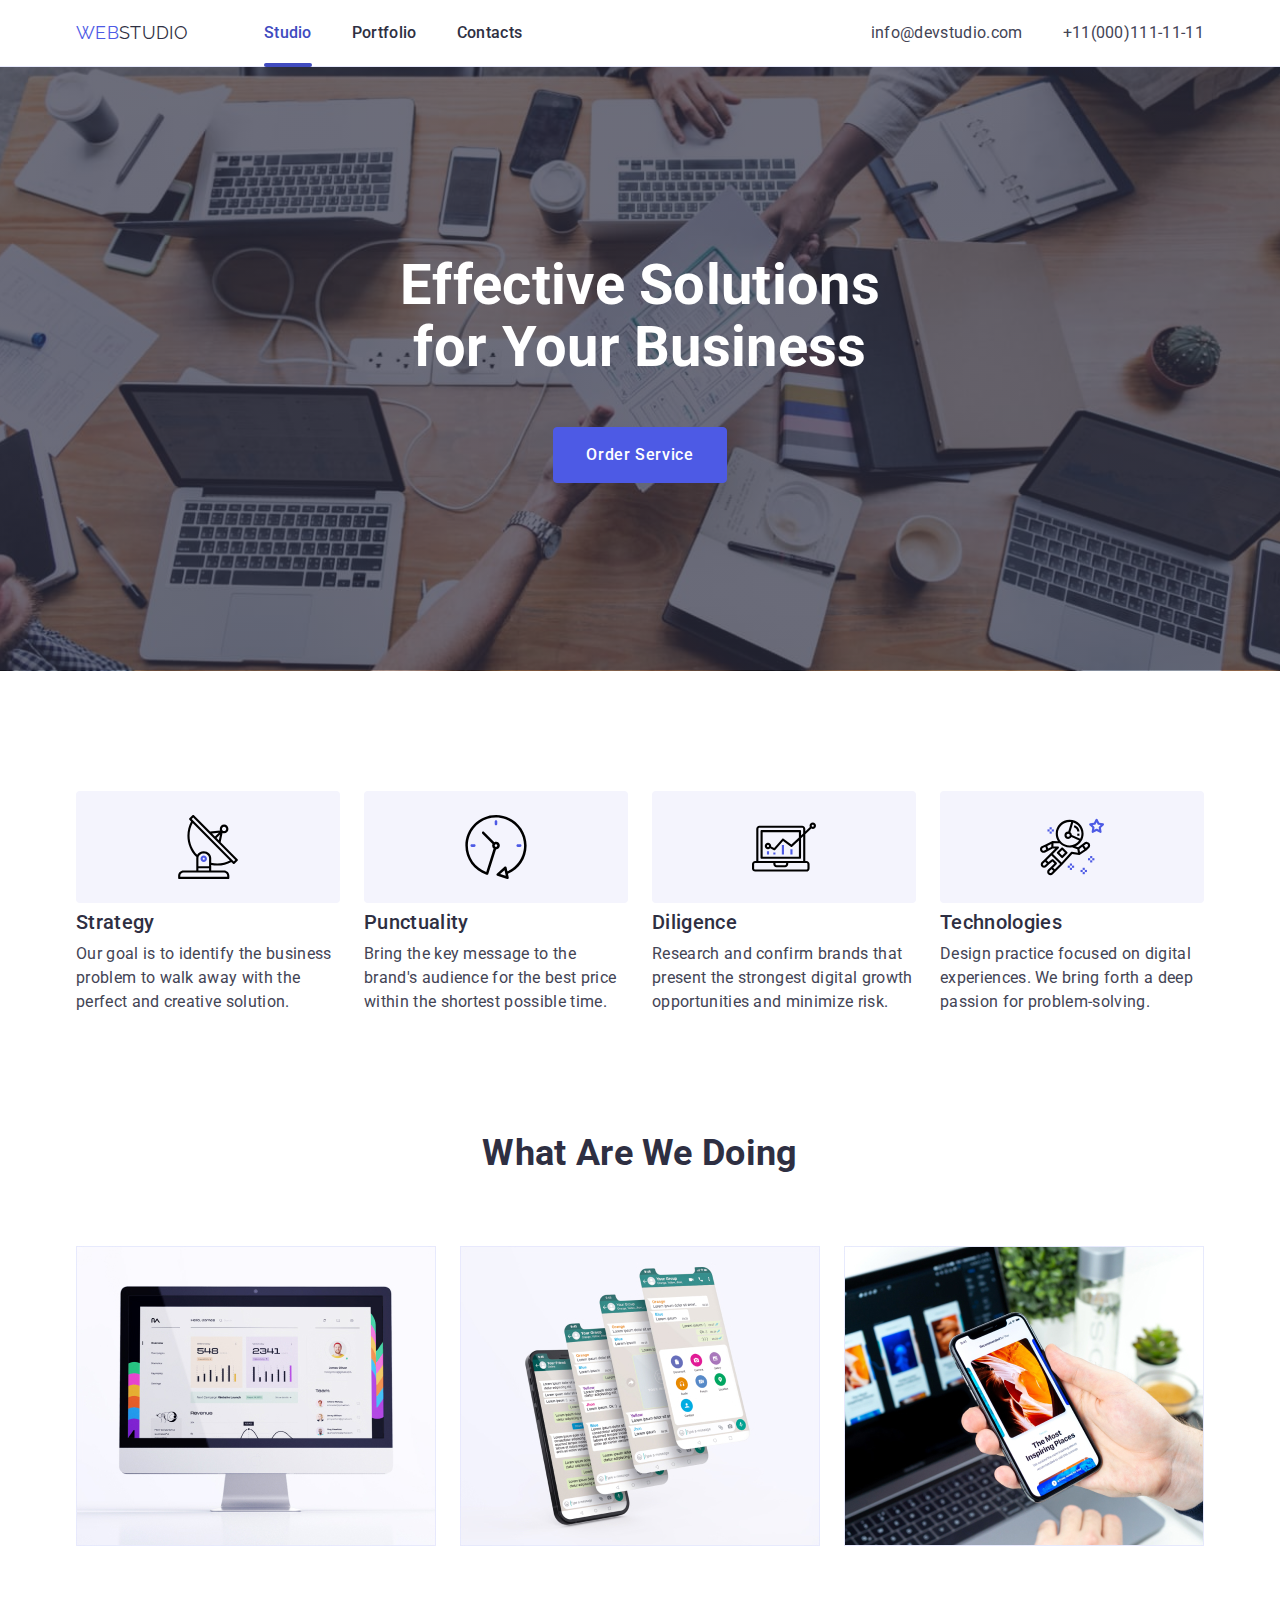
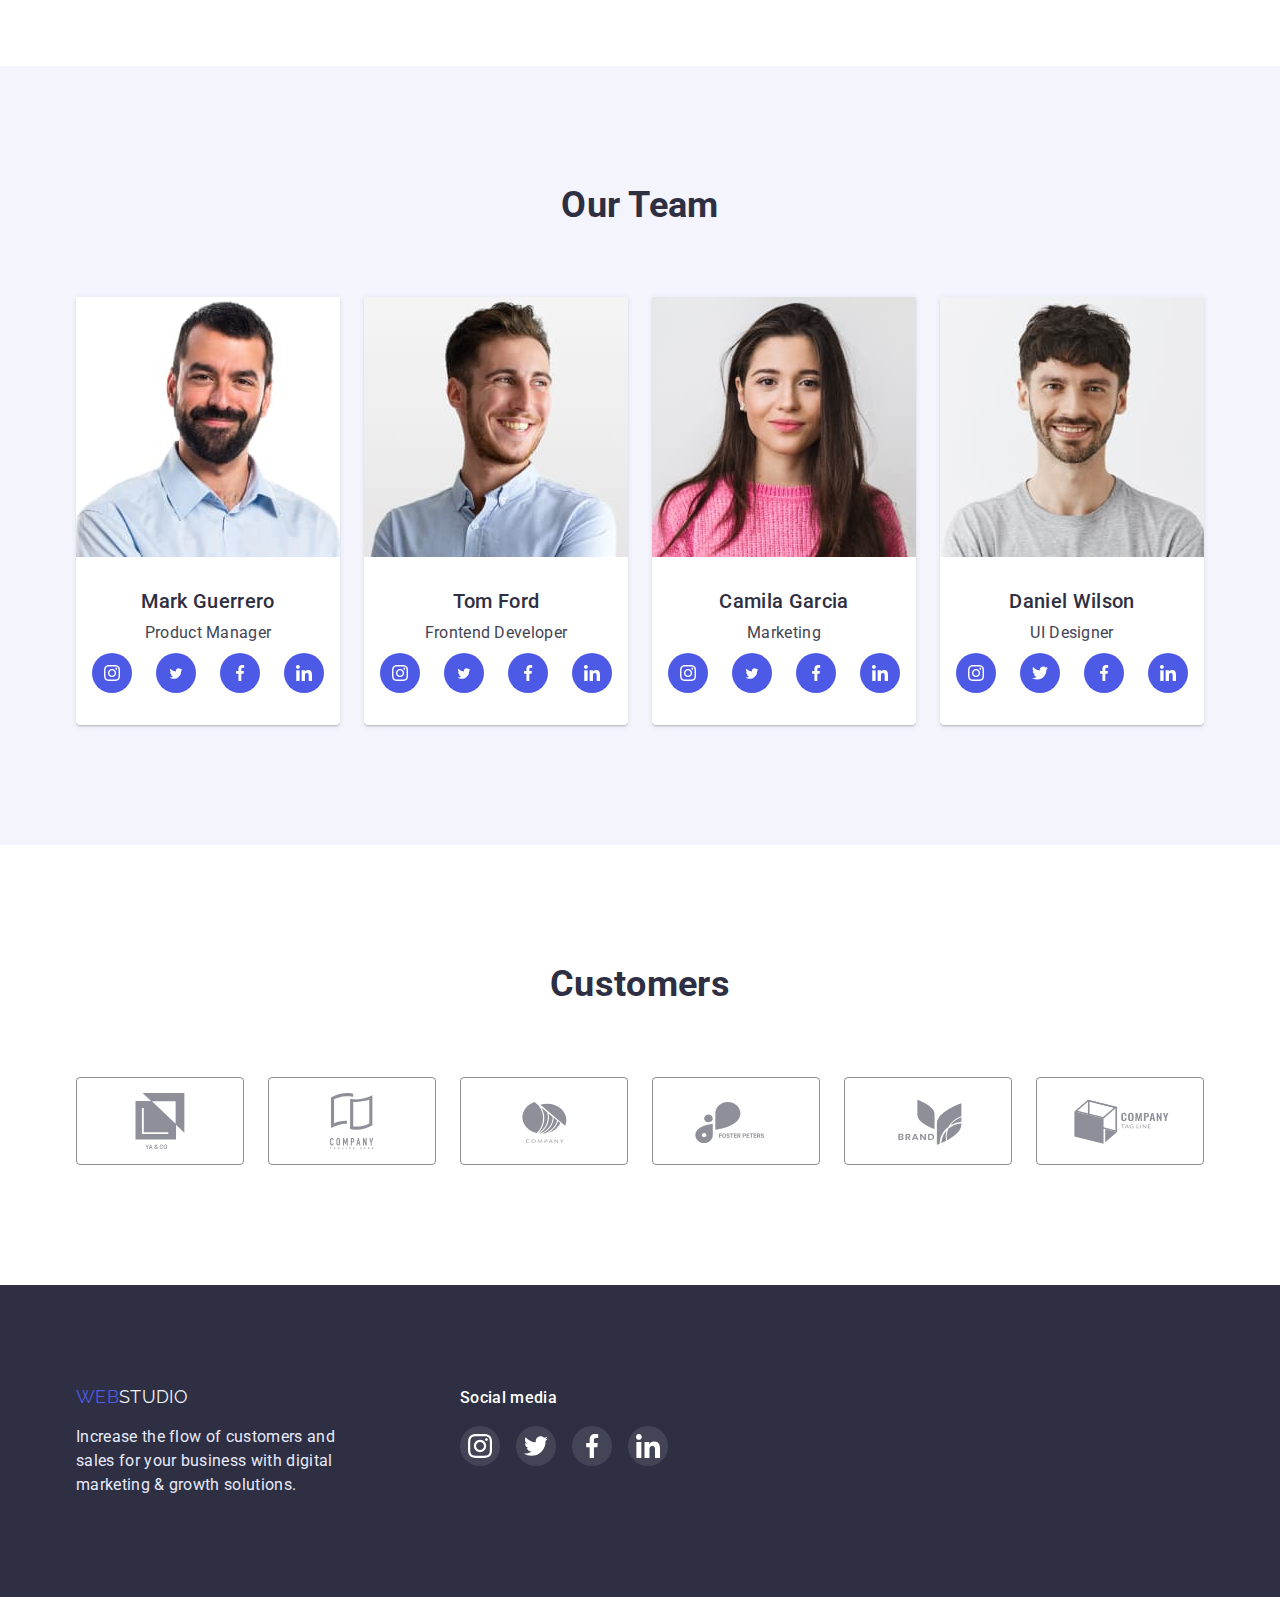
<file: index.html>
<!DOCTYPE html>
<html lang="en">

<head>
    <meta charset="UTF-8">
    <meta http-equiv="X-UA-Compatible" content="IE=edge">
    <meta name="viewport" content="width=device-width, initial-scale=1.0">
    <title>Effective Solutions for Your Business - WEBSTUDIO</title>
    <link rel="preconnect" href="https://fonts.googleapis.com">
    <link rel="preconnect" href="https://fonts.gstatic.com" crossorigin>
    <link
        href="https://fonts.googleapis.com/css2?family=Raleway:wght@800&family=Roboto:wght@400;500;700;900&display=swap"
        rel="stylesheet">
    <link rel="stylesheet"
        href="https://cdnjs.cloudflare.com/ajax/libs/modern-normalize/1.1.0/modern-normalize.min.css">
    <link rel="stylesheet" href="./css/styles.css">
</head>

<body>
    <!-- Top Line section -->
    <header class="header">
        <div class="container">
            <nav class="page-nav">
                <a href="./index.html" class="logo header"><span class="logo-web">WEB</span><span
                        class="logo-studio">STUDIO</span></a>
                <ul class="menu-nav list">
                    <li class="item"><a href="./index.html" class="nav active link">Studio</a></li>
                    <li class="item"><a href="./portfolio.html" class="nav link">Portfolio</a></li>
                    <li class="item"><a href="#contacts" class="nav link">Contacts</a></li>
                </ul>
            </nav>
            <address class="contacts">
                <ul class="contacts-nav">
                    <li class="item"><a href="mailto:info@devstudio.com" class="address link">info@devstudio.com</a>
                    </li>
                    <li class="item"><a href="tel:+110001111111" class="address link">+11(000)111-11-11</a></li>
                </ul>
            </address>
        </div>
    </header>

    <main>
        <!-- HERO IMAGE SECTION  -->
        <section class="hero-img">
            <div class="container">
                <h1 class="hero-msg">Effective Solutions for Your Business</h1>
                <button class="hero-btn" type="button" data-modal-open>Order Service</button>
            </div>
        </section>

        <!-- FEATURES SECTION SECTION -->
        <section class="section">
            <div class="container">
                <!-- Hidden header -->
                <h2 class="hidden">Features</h2>
                <!-- Features container -->
                <ul class="features-list list">
                    <!-- Feature1 content -->
                    <li class="feature-item">
                        <div class="feature-icn-box">
                            <svg class="feature-icn" width="64" height="64">
                                <use href="./img/symbol-defs.svg#icon-feature1-icn"></use>
                            </svg>
                        </div>
                        <h3 class="feature-title">Strategy</h3>
                        <p class="feature-content">Our goal is to identify the business problem to walk away with the
                            perfect and creative solution.</p>
                    </li>

                    <!-- Feature2 content -->
                    <li class="feature-item">
                        <div class="feature-icn-box">
                            <svg class="feature-icn" width="64" height="64">
                                <use href="./img/symbol-defs.svg#icon-feature2-icn"></use>
                            </svg>
                        </div>
                        <h3 class="feature-title">Punctuality</h3>
                        <p class="feature-content">Bring the key message to the brand's audience for the best price
                            within the shortest possible time.</p>
                    </li>

                    <!-- Feature3 content -->
                    <li class="feature-item">
                        <div class="feature-icn-box">
                            <svg class="feature-icn" width="64" height="64">
                                <use href="./img/symbol-defs.svg#icon-feature3-icn"></use>
                            </svg>
                        </div>
                        <h3 class="feature-title">Diligence</h3>
                        <p class="feature-content">Research and confirm brands that present the strongest digital growth
                            opportunities and minimize risk.</p>
                    </li>

                    <!-- Feature4 content -->
                    <li class="feature-item">
                        <div class="feature-icn-box">
                            <svg class="feature-icn" width="64" height="64">
                                <use href="./img/symbol-defs.svg#icon-feature4-icn"></use>
                            </svg>
                        </div>
                        <h3 class="feature-title">Technologies</h3>
                        <p class="feature-content">Design practice focused on digital experiences. We bring forth a deep
                            passion for problem-solving.</p>
                    </li>
                </ul>
            </div>
        </section>
        <!-- ----------------WHAT ARE WE DOING------------  -->
        <section class="section information">
            <div class="container">
                <h2 class="title">What Are We Doing</h2>
                <ul class="information-list list">
                    <li class="information-item">
                        <img class="information-img" src="./img/img1.jpg" alt="Computer monitor" width="360"
                            height="300">
                    </li>

                    <li class="information-item">
                        <img class="information-img" src="./img/img2.jpg" alt="Cell phone with three alt screens"
                            width="360" height="300">
                    </li>

                    <li class="information-item">
                        <img class="information-img" src="./img/img3.jpg"
                            alt="Cell phone in a hand on the laptop background" width="360" height="300">
                    </li>
                </ul>
            </div>
        </section>
        <!-- -------------------OUR TEAM SECTION------------------------- -->
        <section class="team">
            <div class="container">
                <h2 class="title">Our Team</h2>
                <!-- Section3 container  -->
                <ul class="team-list">
                    <li class="team-item">
                        <img class="teamplayers" src="./img/photo1.jpg" alt="Product Manager photo" width="264"
                            height="260">
                        <div class="team-items">
                            <h3 class="teamplayers-name">Mark Guerrero</h3>
                            <p class="teamplayers-position">Product Manager</p>
                            <ul class="media-icns">
                                <li class="media-item">
                                    <a href="#" class="team-media insta-icn">
                                        <svg class="media-icon" width="16" height="16">
                                            <use href="./img/symbol-defs.svg#icon-insta-icn"></use>
                                        </svg></a>
                                </li>
                                <li class="media-item">
                                    <a href="#" class="team-media tw-icon">
                                        <svg class="media-icon" width="16" height="13">
                                            <use href="./img/symbol-defs.svg#icon-twitter-icn"></use>
                                        </svg>
                                    </a>
                                </li>
                                <li class="media-item">
                                    <a href="#" class="team-media fb-icon">
                                        <svg class="media-icon" width="16" height="16">
                                            <use href="./img/symbol-defs.svg#icon-facebook-icn"></use>
                                        </svg>
                                    </a>
                                </li>
                                <li class="media-item">
                                    <a href="#" class="team-media lkd-icon">
                                        <svg class="media-icon" width="16" height="16">
                                            <use href="./img/symbol-defs.svg#icon-linkedin-icn"></use>
                                        </svg>
                                    </a>
                                </li>
                            </ul>
                        </div>
                    </li>
                    <li class="team-item">
                        <img class="teamplayers" src="./img/photo2.jpg" alt="Frontend Developer photo" width="264"
                            height="260">
                        <div class="team-items">
                            <h3 class="teamplayers-name">Tom Ford</h3>
                            <p class="teamplayers-position">Frontend Developer</p>
                            <ul class="media-icns">
                                <li class="media-item">
                                    <a href="#" class="team-media insta-icn">
                                        <svg class="media-icon" width="16" height="16">
                                            <use href="./img/symbol-defs.svg#icon-insta-icn"></use>
                                        </svg></a>
                                </li>
                                <li class="media-item">
                                    <a href="#" class="team-media tw-icon">
                                        <svg class="media-icon" width="16" height="13">
                                            <use href="./img/symbol-defs.svg#icon-twitter-icn"></use>
                                        </svg>
                                    </a>
                                </li>
                                <li class="media-item">
                                    <a href="#" class="team-media fb-icon">
                                        <svg class="media-icon" width="16" height="16">
                                            <use href="./img/symbol-defs.svg#icon-facebook-icn"></use>
                                        </svg>
                                    </a>
                                </li>
                                <li class="media-item">
                                    <a href="#" class="team-media lkd-icon">
                                        <svg class="media-icon" width="16" height="16">
                                            <use href="./img/symbol-defs.svg#icon-linkedin-icn"></use>
                                        </svg>
                                    </a>
                                </li>
                            </ul>
                        </div>
                    </li>
                    <li class="team-item">
                        <img class="teamplayers" src="./img/photo3.jpg" alt="Marketing photo" width="264" height="260">
                        <div class="team-items">
                            <h3 class="teamplayers-name">Camila Garcia</h3>
                            <p class="teamplayers-position">Marketing</p>
                            <ul class="media-icns">
                                <li class="media-item">
                                    <a href="#" class="team-media insta-icn">
                                        <svg class="media-icon" width="16" height="16">
                                            <use href="./img/symbol-defs.svg#icon-insta-icn"></use>
                                        </svg></a>
                                </li>
                                <li class="media-item">
                                    <a href="#" class="team-media tw-icon">
                                        <svg class="media-icon" width="16" height="13">
                                            <use href="./img/symbol-defs.svg#icon-twitter-icn"></use>
                                        </svg>
                                    </a>
                                </li>
                                <li class="media-item">
                                    <a href="#" class="team-media fb-icon">
                                        <svg class="media-icon" width="16" height="16">
                                            <use href="./img/symbol-defs.svg#icon-facebook-icn"></use>
                                        </svg>
                                    </a>
                                </li>
                                <li class="media-item">
                                    <a href="#" class="team-media lkd-icon">
                                        <svg class="media-icon" width="16" height="16">
                                            <use href="./img/symbol-defs.svg#icon-linkedin-icn"></use>
                                        </svg>
                                    </a>
                                </li>
                            </ul>
                        </div>
                    </li>
                    <li class="team-item">
                        <img class="teamplayers last" src="./img/photo4.jpg" alt="UI Designer photo" width="264"
                            height="260">
                        <div class="team-items">
                            <h3 class="teamplayers-name">Daniel Wilson</h3>
                            <p class="teamplayers-position">UI Designer</p>
                            <ul class="media-icns">
                                <li class="media-item">
                                    <a href="#" class="team-media insta-icn">
                                        <svg class="media-icon" width="16" height="16">
                                            <use href="./img/symbol-defs.svg#icon-insta-icn"></use>
                                        </svg></a>
                                </li>
                                <li class="media-item">
                                    <a href="#" class="team-media tw-icon">
                                        <svg class="media-icon" width="16" height="16">
                                            <use href="./img/symbol-defs.svg#icon-twitter-icn"></use>
                                        </svg>
                                    </a>
                                </li>
                                <li class="media-item">
                                    <a href="#" class="team-media fb-icon">
                                        <svg class="media-icon" width="16" height="16">
                                            <use href="./img/symbol-defs.svg#icon-facebook-icn"></use>
                                        </svg>
                                    </a>
                                </li>
                                <li class="media-item">
                                    <a href="#" class="team-media lkd-icon">
                                        <svg class="media-icon" width="16" height="16">
                                            <use href="./img/symbol-defs.svg#icon-linkedin-icn"></use>
                                        </svg>
                                    </a>
                                </li>
                            </ul>
                        </div>
                    </li>
                </ul>
            </div>
        </section>
        <!-- ------------------CUSTOMERS CONTAINER--------------- -->
        <section class="customers">
            <div class="container">
                <h2 class="title">Customers</h2>
                <ul class="customers-logos list">
                    <li class="customers-card">
                        <a href="#" class="customers-item">
                            <svg class="customers-icon" width="104" height="56">
                                <use href="./img/symbol-defs.svg#icon-logo1"></use>
                            </svg>
                        </a>
                    </li>
                    <li class="customers-card">
                        <a href="#" class="customers-item">
                            <svg class="customers-icon" width="104" height="56">
                                <use href="./img/symbol-defs.svg#icon-logo2"></use>
                            </svg>
                        </a>
                    </li>
                    <li class="customers-card">
                        <a href="#" class="customers-item">
                            <svg class="customers-icon" width="104" height="56">
                                <use href="./img/symbol-defs.svg#icon-logo3"></use>
                            </svg>
                        </a>
                    </li>
                    <li class="customers-card">
                        <a href="#" class="customers-item">
                            <svg class="customers-icon" width="104" height="56">
                                <use href="./img/symbol-defs.svg#icon-logo4"></use>
                            </svg>
                        </a>
                    </li>
                    <li class="customers-card">
                        <a href="#" class="customers-item">
                            <svg class="customers-icon" width="104" height="56">
                                <use href="./img/symbol-defs.svg#icon-logo5"></use>
                            </svg>
                        </a>
                    </li>
                    <li class="customers-card">
                        <a href="#" class="customers-item">
                            <svg class="customers-icon" width="104" height="56">
                                <use href="./img/symbol-defs.svg#icon-logo6"></use>
                            </svg>
                        </a>
                    </li>
                </ul>
            </div>
        </section>
    </main>
    <!-- Footer container  -->
    <footer class="footer">
        <div class="container footer-container">
            <div class="logo-box">
                <a href="./index.html" class="logo"><span class="logo-web">WEB</span><span
                        class="white-logo-studio">STUDIO</span></a>
                <p class="footer-content">Increase the flow of customers and sales for your business with
                    digital marketing & growth solutions.</p>
            </div>
            <div class="footer-media-box">
                <p class="footer-media-header">Social media</p>
                <ul class="footer-media-icns">
                    <li class="footer-item">
                        <a href="#" class="footer-media insta-icn">
                            <svg class="footer-icon" width="24" height="24">
                                <use href="./img/symbol-defs.svg#icon-insta-icn"></use>
                            </svg>
                        </a>
                    </li>
                    <li class="footer-item">
                        <a href="#" class="footer-media tw-icon">
                            <svg class="media-icon" width="24" height="24">
                                <use href="./img/symbol-defs.svg#icon-twitter-icn"></use>
                            </svg>
                        </a>
                    </li>
                    <li class="footer-item">
                        <a href="#" class="footer-media fb-icon">
                            <svg class="media-icon" width="24" height="24">
                                <use href="./img/symbol-defs.svg#icon-facebook-icn"></use>
                            </svg>
                        </a>
                    </li>
                    <li class="footer-item">
                        <a href="#" class="footer-media lkd-icon">
                            <svg class="media-icon" width="24" height="24">
                                <use href="./img/symbol-defs.svg#icon-linkedin-icn"></use>
                            </svg>
                        </a>
                    </li>
                </ul>
            </div>
        </div>
    </footer>
    <div class="backdrop is-hidden" data-modal>
        <div class="modal">
            <button class="modal-close" type="button" data-modal-close>
                <svg class="svg-button" width="8" height="8">
                    <use href="./img/symbol-defs.svg#icon-close"></use>
                </svg>
            </button>
        </div>
    </div>
    <script src="./js/hero-modal.js"></script>
</body>

</html>
</file>
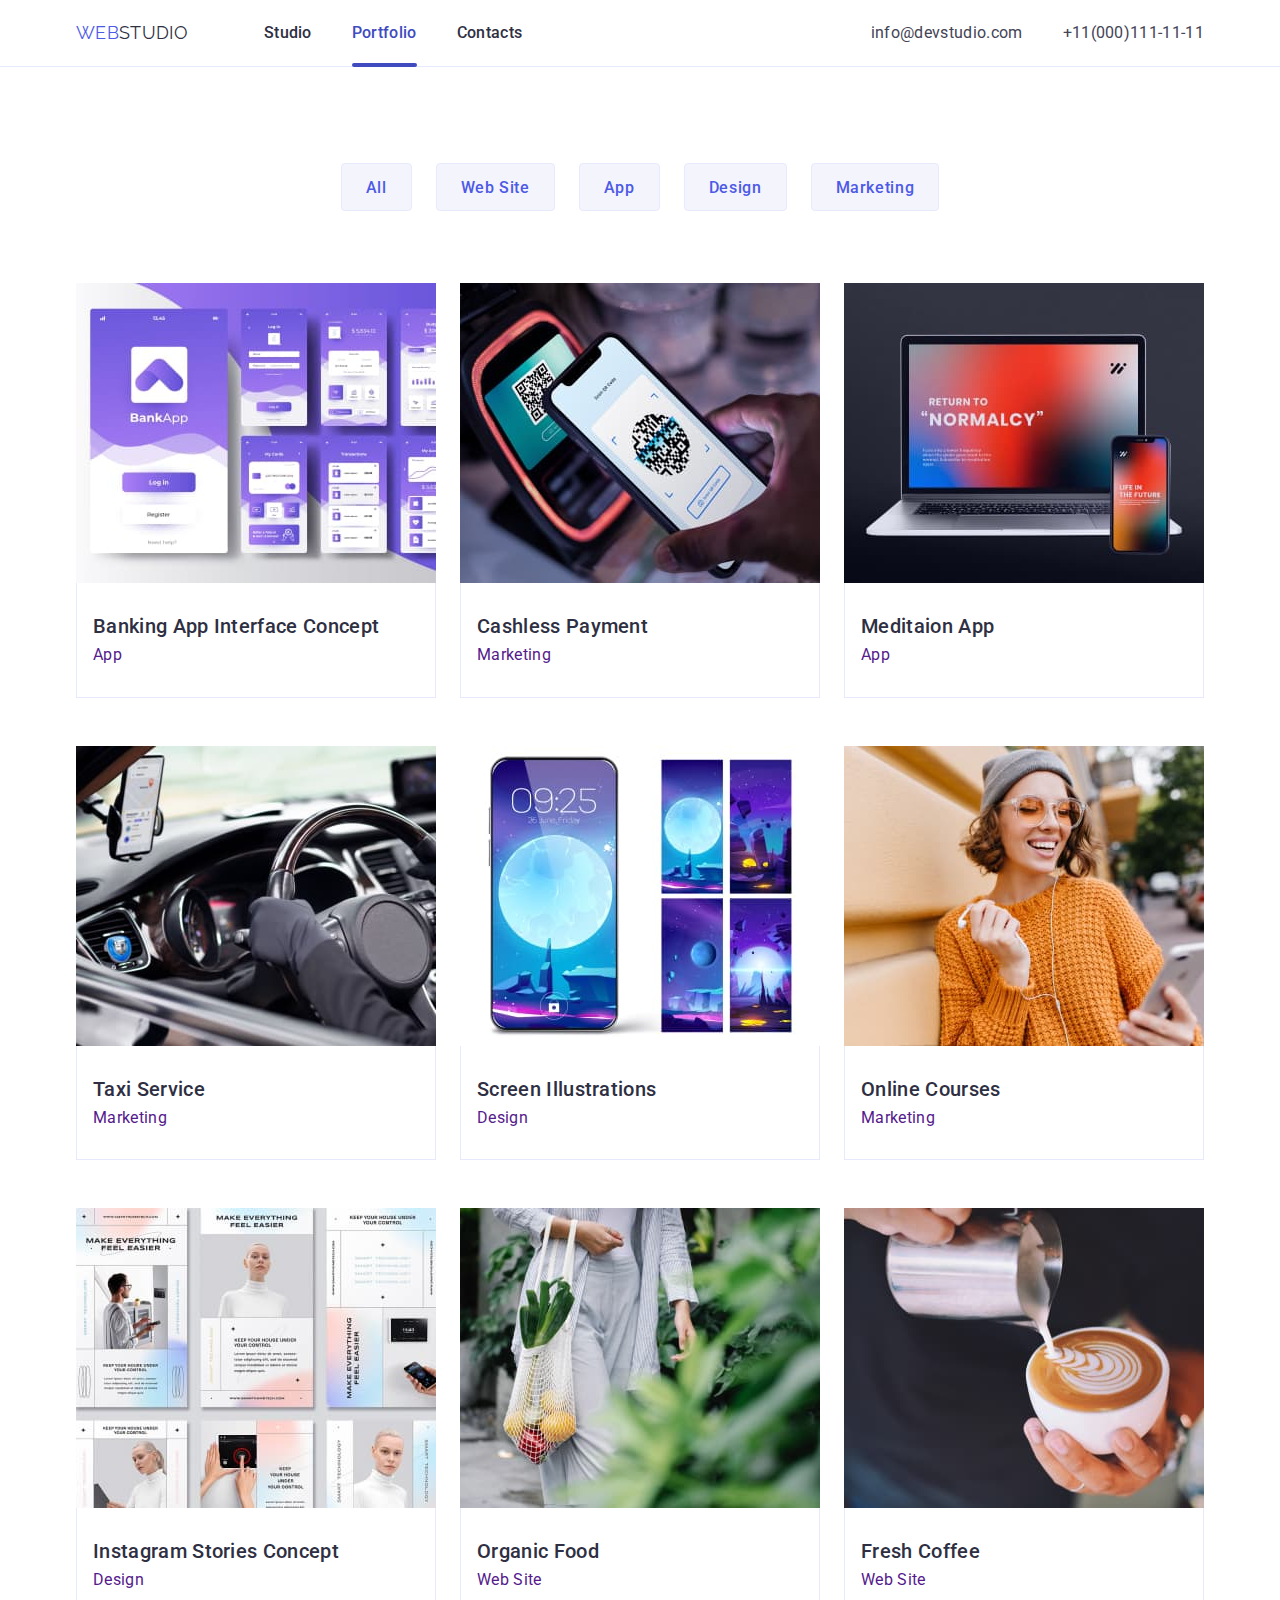
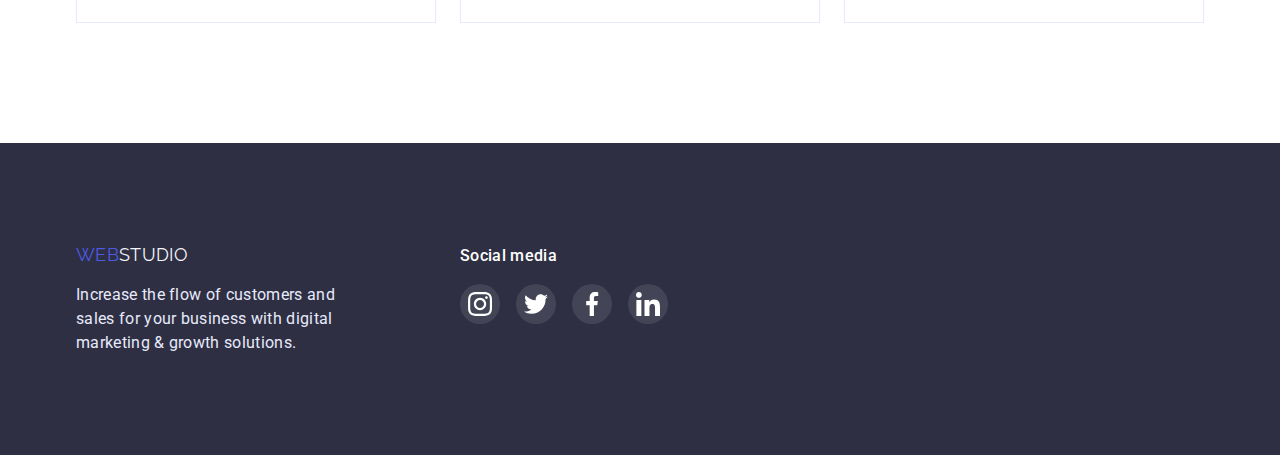
<file: portfolio.html>
<!DOCTYPE html>
<html lang="en">

<head>
    <meta charset="UTF-8">
    <meta http-equiv="X-UA-Compatible" content="IE=edge">
    <meta name="viewport" content="width=device-width, initial-scale=1.0">
    <title>Effective Solutions for Your Business - Portfolio</title>
    <link rel="preconnect" href="https://fonts.googleapis.com">
    <link rel="preconnect" href="https://fonts.gstatic.com" crossorigin>
    <link
        href="https://fonts.googleapis.com/css2?family=Raleway:wght@800&family=Roboto:wght@400;500;700;900&display=swap"
        rel="stylesheet">
    <link rel="stylesheet"
        href="https://cdnjs.cloudflare.com/ajax/libs/modern-normalize/1.1.0/modern-normalize.min.css">
    <link rel="stylesheet" href="./css/styles.css">
</head>

<body>
    <!-- Top Line section -->
    <header class="header">
        <div class="container">
            <nav class="page-nav">
                <a href="./index.html" class="logo header"><span class="logo-web">WEB</span><span
                        class="logo-studio">STUDIO</span></a>
                <ul class="menu-nav list">
                    <li class="item"><a href="./index.html" class="nav link">Studio</a></li>
                    <li class="item"><a href="./portfolio.html" class="nav hover active link">Portfolio</a></li>
                    <li class="item"><a href="#contacts" class="nav hover link">Contacts</a></li>
                </ul>
            </nav>
            <address class="contacts">
                <ul class="contacts-nav">
                    <li class="item"><a href="mailto:info@devstudio.com" class="address link">info@devstudio.com</a>
                    </li>
                    <li class="item"><a href="tel:+110001111111" class="address link">+11(000)111-11-11</a></li>
                </ul>
            </address>
        </div>
    </header>
    <main>
        <!-- Filters container  -->
        <section class="portfolio">
            <div class="container">
                <!-- Hidden header -->
                <h1 class="hidden">Filters</h1>
                <ul class="filter-buttons">
                    <li><button type="button" class="filters active" aria-label="All">All</button></li>
                    <li><button type="button" class="filters" aria-label="Web Site">Web Site</button></li>
                    <li><button type="button" class="filters" aria-label="App">App</button></li>
                    <li><button type="button" class="filters" aria-label="Design">Design</button></li>
                    <li><button type="button" class="filters" aria-label="Marketing">Marketing</button></li>
                </ul>
                <h2 class="hidden">Project cards 1</h2>
                <ul class="rows list">
                    <!-- Card1 content -->
                    <li class="card-item">
                        <a class="portfolio-link link" href="">
                            <div class="portfolio-cardhover">
                                <img class="card-img" src="./img/img11.jpg" alt="BankApp mobile design" width="360">
                                <p class="portfolio-cardhover-text">14 Stylish and User-Friendly App Design Concepts ·
                                    Task
                                    Manager App · Calorie Tracker App · Exotic Fruit Ecommerce App ·
                                    Cloud Storage App</p>
                            </div>
                            <div class="card-box">
                                <h3 class="card-title">Banking App Interface Concept</h3>
                                <p class="card-text">App</p>
                            </div>
                        </a>
                    </li>
                    <li class="card-item">
                        <a class="portfolio-link link" href="">
                            <div class="portfolio-cardhover">
                                <img class="card-img" src="./img/img12.jpg" alt="Payment App img." width="360">
                                <p class="portfolio-cardhover-text">14 Stylish and User-Friendly App Design Concepts ·
                                    Task
                                    Manager App · Calorie Tracker App · Exotic Fruit Ecommerce App ·
                                    Cloud Storage App</p>
                            </div>
                            <div class="card-box">
                                <h3 class="card-title">Cashless Payment</h3>
                                <p class="card-text">Marketing</p>
                            </div>
                        </a>
                    </li>
                    <li class="card-item">
                        <a class="portfolio-link link" href="">
                            <div class="portfolio-cardhover">
                                <img class="card-img" src="./img/img13.jpg" alt="Meditation App img." width="360">
                                <p class="portfolio-cardhover-text">14 Stylish and User-Friendly App Design Concepts ·
                                    Task
                                    Manager App · Calorie Tracker App · Exotic Fruit Ecommerce App ·
                                    Cloud Storage App</p>
                            </div>
                            <div class="card-box">
                                <h3 class="card-title">Meditaion App</h3>
                                <p class="card-text">App</p>
                            </div>
                        </a>
                    </li>
                    <li class="card-item">
                        <a class="portfolio-link link" href="">
                            <div class="portfolio-cardhover">
                                <img class="card-img" src="./img/img21.jpg" alt="Taxi Service img." width="360">
                                <p class="portfolio-cardhover-text">14 Stylish and User-Friendly App Design Concepts ·
                                    Task
                                    Manager App · Calorie Tracker App · Exotic Fruit Ecommerce App ·
                                    Cloud Storage App</p>
                            </div>
                            <div class="card-box">
                                <h3 class="card-title">Taxi Service</h3>
                                <p class="card-text">Marketing</p>
                            </div>
                        </a>
                    </li>
                    <li class="card-item">
                        <a class="portfolio-link link" href="">
                            <div class="portfolio-cardhover">
                                <img class="card-img" src="./img/img22.jpg" alt="Phone screen img." width="360">
                                <p class="portfolio-cardhover-text">14 Stylish and User-Friendly App Design Concepts ·
                                    Task
                                    Manager App · Calorie Tracker App · Exotic Fruit Ecommerce App ·
                                    Cloud Storage App</p>
                            </div>
                            <div class="card-box">
                                <h3 class="card-title">Screen Illustrations</h3>
                                <p class="card-text">Design</p>
                            </div>
                        </a>
                    </li>
                    <li class="card-item">
                        <a class="portfolio-link link" href="">
                            <div class="portfolio-cardhover">
                                <img class="card-img" src="./img/img23.jpg" alt="Online Courses img." width="360">
                                <p class="portfolio-cardhover-text">14 Stylish and User-Friendly App Design Concepts ·
                                    Task
                                    Manager App · Calorie Tracker App · Exotic Fruit Ecommerce App ·
                                    Cloud Storage App</p>
                            </div>
                            <div class="card-box">
                                <h3 class="card-title">Online Courses</h3>
                                <p class="card-text">Marketing</p>
                            </div>
                        </a>
                    </li>
                    <li class="card-item">
                        <a class="portfolio-link link" href="">
                            <div class="portfolio-cardhover">
                                <img class="card-img" src="./img/img31.jpg" alt="Instagram Stories img." width="360">
                                <p class="portfolio-cardhover-text">14 Stylish and User-Friendly App Design Concepts ·
                                    Task
                                    Manager App · Calorie Tracker App · Exotic Fruit Ecommerce App ·
                                    Cloud Storage App</p>
                            </div>
                            <div class="card-box">
                                <h3 class="card-title">Instagram Stories Concept</h3>
                                <p class="card-text">Design</p>
                            </div>
                        </a>
                    </li>
                    <li class="card-item">
                        <a class="portfolio-link link" href="">
                            <div class="portfolio-cardhover">
                                <img class="card-img" src="./img/img32.jpg" alt="Organic Food img." width="360">
                                <p class="portfolio-cardhover-text">14 Stylish and User-Friendly App Design Concepts ·
                                    Task
                                    Manager App · Calorie Tracker App · Exotic Fruit Ecommerce App ·
                                    Cloud Storage App</p>
                            </div>
                            <div class="card-box">
                                <h3 class="card-title">Organic Food</h3>
                                <p class="card-text">Web Site</p>
                            </div>
                        </a>
                    </li>
                    <li class="card-item">
                        <a class="portfolio-link link" href="">
                            <div class="portfolio-cardhover">
                                <img class="card-img" src="./img/img33.jpg" alt="Fresh Coffee img." width="360">
                                <p class="portfolio-cardhover-text">14 Stylish and User-Friendly App Design Concepts ·
                                    Task
                                    Manager App · Calorie Tracker App · Exotic Fruit Ecommerce App ·
                                    Cloud Storage App</p>
                            </div>
                            <div class="card-box">
                                <h3 class="card-title">Fresh Coffee</h3>
                                <p class="card-text">Web Site</p>
                            </div>
                        </a>
                    </li>
                </ul>
            </div>
        </section>
    </main>
    <!-- Footer container  -->
    <footer class="footer">
        <div class="container footer-container">
            <div class="logo-box">
                <a href="./index.html" class="logo"><span class="logo-web">WEB</span><span
                        class="white-logo-studio">STUDIO</span></a>
                <p class="footer-content">Increase the flow of customers and sales for your business with
                    digital marketing & growth solutions.</p>
            </div>
            <div class="footer-media-box">
                <p class="footer-media-header">Social media</p>
                <ul class="footer-media-icns">
                    <li class="footer-item">
                        <a href="#" class="footer-media insta-icon">
                            <svg class="footer-icon" width="24" height="24">
                                <use href="./img/symbol-defs.svg#icon-insta-icn"></use>
                            </svg>
                        </a>
                    </li>
                    <li class="footer-item">
                        <a href="#" class="footer-media tw-icon">
                            <svg class="media-icon" width="24" height="24">
                                <use href="./img/symbol-defs.svg#icon-twitter-icn"></use>
                            </svg>
                        </a>
                    </li>
                    <li class="footer-item">
                        <a href="#" class="footer-media fb-icon">
                            <svg class="media-icon" width="24" height="24">
                                <use href="./img/symbol-defs.svg#icon-facebook-icn"></use>
                            </svg>
                        </a>
                    </li>
                    <li class="footer-item">
                        <a href="#" class="footer-media lkd-icon">
                            <svg class="media-icon" width="24" height="24">
                                <use href="./img/symbol-defs.svg#icon-linkedin-icn"></use>
                            </svg>
                        </a>
                    </li>
                </ul>
            </div>
        </div>
    </footer>
</body>

</html>
</file>
<file: css/styles.css>
:root {
  --primary-text-color: rdba(0, 0, 0, 0.8);
  /**Slate - Body Text */
  --text-color: #434455;
  /**Light Slate - Subtle Text */
  --helper-text-color: var(--helper-text-color);
  /**Navy Blue - Dark */
  --title-text-color: #2e2f42;
  /**Iris - Primary Brand  */
  --accent-text-color: #4d5ae5;
  /**Ocean - Pressed State*/
  --btn-active-color: #404bbf;
  /**Green - Success*/
  --success-color: #31ddaa;
  /**Cloud - Light*/
  --white-title-text-color: #f4f4fd;
  --white-background-color: #f4f4fd;
  /**Cornflower - Accent*/
  --white-text-color: #e7e9fc;
  /**White - White background */
  --primary-white-color: #ffffff;
  /**Navy Blue Modal - Modal overay*/
  --modal-overay-color: #2e2f42;
  /**Grey - Hero background*/
  --dark-background-color: #2e2f42;
  /**Dairy - Modal background */
  --modal-bg-color: #fcfcfc;

  --icons-fill-color: #fff;

  --grey-fill-color: #8e8f99;

  --btn-active-border-color: #9747ff;

  --svg-btn-fill: #000;

  --modal-button-bg-color: #e7e9fc;

  --primary-font-family: Roboto, sans-serif;
  --secondary-font-family: Raleway, sans-serif;
  --header1-font-size: 56px;
  --header2-font-size: 36px;
  --header3-font-size: 20px;
  --logo-font-size: 18px;
  --regular-font-size: 16px;
  --text-font-size: 14px;

  --text-font-weight: 400;
  --header3-font-weight: 500;
  --header1-font-weight: 700;

  --header1-line-height: 1.07;
  --header2-line-height: 1.11;
  --header3-line-height: 1.15;
  --text-line-height: 1.2;
  --footer-content-line-height: 1.5;
  --feature-widthtext-line-height: 1.5;
  --header-logo-line-height: 1.33;
  --footer-logo-line-height: 1.17;

  --page-width: 1440px;
  --content-width: 1188px;
  --feature-width: 264px;
  --filters-width: 586px;
  --footer-content-width: var(--feature-width);

  --footer-padding-gap: 156px;
  --padding-gap: 24px;
  --items-gap: 24px;
  --footer-media-gap: 16px;
  --hero-container-gap: 188px;
  --hero-bg: rgba(46, 47, 66, 0.7);
  --card-shadow: 2px 0px 2px rgba(0, 0, 0, 0.12),
    1px 0px 2px rgba(0, 0, 0, 0.08), 1px 0px 3px rgba(0, 0, 0, 0.1);
}

html {
  box-sizing: border-box;
  height: 100%;
}

*,
*::before,
*::after {
  box-sizing: inherit;
}

.centred {
  text-align: center;
}

/** hide lists dots */
.list {
  padding: 0px;
  margin: 0px;
  list-style: none;
}

/** Reset internal indents */
ul {
  padding: 0px;
  list-style: none;
}

/** Reset external indents-widthdents */
h1,
h2,
h3,
h4,
p,
ul {
  margin: 0;
}

/** Reset extra spases around imgs and set max-wudth */
img {
  display: block;
  max-width: 100%;
}

button {
  cursor: pointer;
  font: inherit;
}

/** Link decorations */
a.active.link {
  text-decoration: none;
  color: var(--btn-active-color);
}

a.active.link:hover {
  color: var(--btn-active-color);
  transition: color 250ms cubic-bezier(0.4, 0, 0.2, 1);
}

/** Hidden header styles*/
.hidden {
  position: absolute;
  width: 1px;
  height: 1px;
  margin: -1px;
  border: 0px;
  padding: 0px;
  white-space: nowrap;
  clip-path: inset(100%);
  clip: rect(0 0 0 0);
  overflow: hidden;
}

/** .body-container.main */
body {
  background-color: var(--primary-white-color);
  color: var(--text-color);
  font-family: var(--primary-font-family), sans-serif;
  letter-spacing: 0.02em;
}

/** Container */
.container {
  width: 1158px;
  padding: 0 15px;
  margin: 0 auto;
}

/**-------------MAIN PAGE--------------*/
/**--------TOP LINE SECTION-------*/
header {
  border-bottom: 1px solid var(--white-text-color);
}

.header .container {
  display: flex;
  justify-content: space-between;
}

.page-nav {
  display: flex;
  align-items: center;
}

.logo {
  font-family: var(--secondary-font-family);
  font-size: var(--logo-font-size);
  line-height: var(--header-logo-line-height);
  text-decoration: none;
}

.logo-web {
  color: var(--accent-text-color);
}

.logo-studio {
  color: var(--title-text-color);
}

.white-logo-studio {
  color: var(--white-title-text-color);
}

/** Top line Menu nav */
.menu-nav.list {
  display: flex;
  margin-left: 76px;
  padding-left: 0px;
  gap: 40px;
}

.nav {
  display: block;
  position: relative;
  padding-top: var(--padding-gap);
  padding-bottom: var(--padding-gap);
  text-decoration: none;
  font-weight: 500;
  color: var(--title-text-color);
  transition: color 250ms cubic-bezier(0.4, 0, 0.2, 1);
}

.contacts-nav {
  display: flex;
  gap: 40px;
}

.contacts a,
.address.link {
  display: block;
  padding-top: var(--padding-gap);
  padding-bottom: var(--padding-gap);
  color: var(--text-color);
  line-height: var(--header3-line-height);
  font-style: normal;
  text-decoration: none;
  transition: color 250ms cubic-bezier(0.4, 0, 0.2, 1);
}

.menu-nav .link:hover {
  color: var(--btn-active-color);
}

.menu-nav .link:focus {
  color: var(--btn-active-color);
}
.menu-nav .link.active {
  color: var(--btn-active-color);
}

.nav.active::after {
  content: "";
  display: block;
  width: 100%;
  height: 4px;
  bottom: -1px;
  left: 0;
  position: absolute;
  background: var(--btn-active-color);
  border-radius: 2px;
}

.contacts-nav .link:hover {
  color: var(--btn-active-color);
}

.contacts-nav .link:focus {
  color: var(--btn-active-color);
}

.contacts-nav .link {
  display: block;
  color: var(--text-color);
  text-decoration: none;
  transition: color 250ms cubic-bezier(0.4, 0, 0.2, 1);
}

/**-------MODAL WINDOW------------*/
.backdrop {
  position: fixed;
  width: 100%;
  height: 100%;
  top: 0;
  left: 0;
  background: rgba(46, 47, 66, 0.4);
  transition: opacity 250ms cubic-bezier(0.4, 0, 0.2, 1);
}

.input-text {
  color: var(--grey-fill-color);
  font-size: 12px;
  line-height: 1.33;
}

.is-hidden {
  opacity: 0;
  pointer-events: none;
  visibility: hidden;
}

.modal {
  position: absolute;
  top: 50%;
  left: 50%;
  transform: translate(-50%, -50%) scale(1);
  transition: transform 250ms cubic-bezier(0.4, 0, 0.2, 1);

  width: 408px;
  min-height: 576px;

  background: var(--modal-bg-color);
  box-shadow: 0px 1px 1px rgba(0, 0, 0, 0.14), 0px 1px 3px rgba(0, 0, 0, 0.12),
    0px 2px 1px rgba(0, 0, 0, 0.2);
  border-radius: 4px;
  padding: 24px;
}

.modal-close {
  display: flex;
  align-items: center;
  justify-content: center;

  margin-left: auto;
  width: 24px;
  height: 24px;
  background-color: var(--white-text-color);
  border-radius: 50%;
  border: 1px solid rgba(0, 0, 0, 0.1);
  cursor: pointer;

  transition: background-color 250ms cubic-bezier(0.4, 0, 0.2, 1);
}

.modal-close:hover,
.modal-close:focus {
  background-color: var(--btn-active-color);
}

.svg-button {
  fill: var(--svg-btn-fill);
  transition: fill 250ms cubic-bezier(0.4, 0, 0.2, 1);
}

.modal-close:hover .svg-button {
  fill: var(--primary-white-color);
}

.is-hidden {
  opacity: 0;
  pointer-events: none;
  visibility: hidden;
}

.backdrop.is-hidden .modal {
  transform: translate(-50%, -50%) scale(0);
}

/**--------HERO SECTION---------*/
/** HERO-img container */

.hero-img {
  margin: 0 auto;
  max-width: var(--page-width);
  padding: var(--hero-container-gap) 0;
  background-size: cover;
  background-position: center;
  background-repeat: no-repeat;
  background-image: linear-gradient(
      to right,
      rgba(46, 47, 66, 0.7),
      rgba(46, 47, 66, 0.7)
    ),
    url(".././img/group-people-working-website-template.jpg");
}

.hero-msg {
  margin: 0px auto 48px;
  max-width: 496px;
  text-align: center;
  color: var(--primary-white-color);
  font-size: var(--header1-font-size);
  line-height: 1.1;
  font-weight: var(--header1-font-weight);
}

.hero-btn {
  display: block;
  margin: 0 auto;
  min-width: 169px;
  letter-spacing: 0.04em;
  height: 56px;
  border-radius: 4px;
  padding: 16px 32px;
  background-color: var(--accent-text-color);
  color: var(--primary-white-color);
  line-height: var(--text-line-height);
  font-weight: 500;
  font-size: 16px;
  outline: none;
  border: 1px solid var(--accent-text-color);
  transition: background-color 250ms cubic-bezier(0.4, 0, 0.2, 1);
}

.hero-btn:is(:hover, :focus) {
  background-color: var(--btn-active-color);
  color: var(--primary-white-color);
}

/** Main page section titles */
.title {
  text-align: center;
  margin-bottom: 72px;
  margin-top: 0px;
  color: var(--title-text-color);
  font-size: var(--header2-font-size);
  line-height: var(--header2-line-height);
}

/** Section containers */
.features-list,
.information-list,
.team-list {
  display: flex;
  justify-content: space-between;
}

.section {
  padding: 120px 0;
}

/**-------FEATURES SECTION--------*/
.feature-item {
  width: var(--feature-width);
}

.feature.list {
  display: flex;
  gap: var(--items-gap);
}

.feature-title {
  margin-bottom: 8px;
  color: var(--title-text-color);
  font-size: var(--header3-font-size);
  font-weight: 500;
  line-height: var(--header3-line-height);
}

.feature-content {
  color: var(--text-color);
  line-height: 1.5;
  letter-spacing: 0.02em;
}

/**FEATURE SECTION ICONS*/
.feature-icn-box {
  display: flex;
  align-items: center;
  justify-content: center;
  height: 112px;
  margin-bottom: 8px;
  background-color: var(--white-title-text-color);
  border-radius: 4px;
}

/**--------WHAT ARE WE DOING SECTION----------*/
.information {
  padding-top: 0;
}

.information-list {
  display: flex;
  gap: var(--items-gap);
}

/**----------- OUR TEAM SECTION------------- */
.team {
  padding-top: 120px;
  padding-bottom: 120px;
  background-color: var(--white-background-color);
}

.team-item {
  background-color: var(--primary-white-color);
  box-shadow: 0px 1px 6px rgba(46, 47, 66, 0.08),
    0px 1px 1px rgba(46, 47, 66, 0.16), 0px 2px 1px rgba(46, 47, 66, 0.08);
  border-radius: 0px 0px 4px 4px;
}

.team-list {
  display: flex;
  gap: var(--padding-gap);
}

.team-items {
  padding: 32px 0;
  text-align: center;
}

.team-icon {
  fill: var(--icons-fill-color);
}

.teamplayers-name {
  margin-bottom: 8px;
  font-size: var(--header3-font-size);
  font-weight: 500;
  color: var(--title-text-color);
  line-height: 1.2;
}

.teamplayers-position {
  line-height: 1.5;
  color: var(--text-color);
}

/**OUR TEAM SECTION ICONS*/

.media-icns {
  display: flex;
  justify-content: center;
  gap: 24px;
  margin-top: 8px;
}

.media-item {
  width: 40px;
  height: 40px;
}

.team-media {
  width: 100%;
  height: 100%;
  background-color: var(--accent-text-color);
  display: flex;
  align-items: center;
  justify-content: center;
  border-radius: 50%;
  transition: background-color 250ms cubic-bezier(0.4, 0, 0.2, 1);
}

.team-media:hover {
  background-color: var(--btn-active-color);
}
.team-media:focus {
  background-color: var(--btn-active-color);
}

.media-icon {
  fill: var(--white-title-text-color);
}

.team-media:is(:hover, :focus) {
  background-color: var(--btn-active-color);
  border-color: var(--btn-active-color);
  outline: none;
}

/**-------------CUSTOMERS SECTION--------------*/

.customers {
  padding: 120px 0px;
  align-items: center;
}

.customers-logos.list {
  display: flex;
  gap: 24px;
}

.customers-item {
  display: flex;
  align-items: center;
  justify-content: center;
  width: 168px;
  height: 88px;
  border-radius: 4px;
  border: 1px solid var(--grey-fill-color);

  transition: border-color 250ms cubic-bezier(0.4, 0, 0.2, 1);
}

.customers-item:focus,
.customers-item:hover {
  outline: none;
  border: 1px solid var(--btn-active-color);
}

/**CUSTOMERS SECTION ICONS*/
.customers-item > .icon {
  width: 100%;
  height: 100%;
  margin: auto;
  transition: fill 250ms cubic-bezier(0.4, 0, 0.2, 1);
}

.customers-icon {
  fill: var(--grey-fill-color);
  transition: fill 250ms cubic-bezier(0.4, 0, 0.2, 1);
}

.customers-item:hover .customers-icon {
  fill: var(--btn-active-color);
  outline: none;
}

.customers-item:focus .customers-icon {
  fill: var(--btn-active-color);
  outline: none;
}

.customers-item:hover,
.customers-item:focus {
  outline: none;
  border: 1px solid var(--btn-active-color);
}

/**------------------FOOTER SECTION--------------- */
.footer {
  padding: 100px 0;
  background-color: var(--dark-background-color);
}

.footer .container {
  display: flex;
  align-items: baseline;
}

.footer-content {
  margin-top: 16px;
  max-width: var(--footer-content-width);
  color: var(--white-text-color);
  line-height: var(--footer-content-line-height);
}

/**PAGE FOOTER ICONS*/

.footer-media-box {
  margin-left: 120px;
}

.footer-media {
  display: flex;
  align-items: center;
  justify-content: center;
  width: 40px;
  height: 40px;
  background-color: rgba(256, 255, 255, 0.1);
  border-radius: 50%;
  outline: none;
  transition: background-color 250ms cubic-bezier(0.4, 0, 0.2, 1);
}

.media-icon {
  fill: var(--icons-fill-color);
}

.footer-media:is(:hover, :focus) {
  background-color: var(--success-color);
}

.footer-media-header {
  margin-bottom: 16px;
  font-weight: 500;
  line-height: var(--footer-content-line-height);
  letter-spacing: 0.02em;
  color: var(--primary-white-color);
}

.footer .footer-icon {
  fill: var(--icons-fill-color);
}

.footer-media-icns {
  display: flex;
  gap: var(--footer-media-gap);
}
/**----------------PORTFOLIO HOVER---------------*/
.portfolio-cardhover {
  position: relative;
  overflow: hidden;
  color: var(--primary-white-color);
  background-color: var(var(--btn-active-color));
  background-size: cover;
  /* flex-grow: 1; */
  /* padding: 1px; */
}

.portfolio-cardhover-text {
  position: absolute;
  top: 0;
  left: 0;
  padding: 40px 32px;
  height: 100%;
  transform: translateY(100%);
  transition: transform 250ms cubic-bezier(0.4, 0, 0.2, 1);
  text-align: justify;

  font-weight: 400;
  font-size: 16px;
  color: var(--white-title-text-color);
  letter-spacing: 0.02em;
  line-height: 1.5;
  background-color: var(--btn-active-color);
}

.card-item:hover .portfolio-cardhover-text {
  transform: translate(0);
}

/**----------------- PORTFOLIO PAGE ---------------*/
.portfolio {
  padding-top: 96px;
  padding-bottom: 120px;
}

.filter-buttons {
  display: flex;
  margin-bottom: 72px;
  justify-content: center;
  gap: 24px;
}

.filters {
  display: block;
  min-width: 69px;
  height: 48px;
  padding: calc(var(--padding-gap) / 2) var(--padding-gap);
  font-size: var(--regular-font-size);
  letter-spacing: 0.04em;
  font-weight: 500;
  background: var(--white-background-color);
  border: 1px solid var(--white-text-color);
  border-radius: 4px;
  color: var(--accent-text-color);
  background-color: var(--white-background-color);
  line-height: 1.5;
  transition: background-color, color 250ms cubic-bezier(0.4, 0, 0.2, 1);
}

.filters:is(:focus, :hover) {
  background-color: var(--btn-active-color);
  color: var(--primary-white-color);
}

.filters:active {
  box-shadow: 0px 3px 1px rgba(0, 0, 0, 0.1), 0px 2px 1px rgba(0, 0, 0, 0.08),
    0px 2px 2px rgba(0, 0, 0, 0.12);
  border-radius: 4px;
}

.rows {
  display: flex;
  flex-wrap: wrap;
  gap: 48px 24px;
}

.card-item {
  border-top: none;
  background: var(--primary-white-color);
  transition: box-shadow 250ms cubic-bezier(0.4, 0, 0.2, 1);
}

.card-item:hover {
  box-shadow: 0px 1px 6px rgba(46, 47, 66, 0.08),
    0px 1px 1px rgba(46, 47, 66, 0.16), 0px 2px 1px rgba(46, 47, 66, 0.08);
}

.portfolio-link {
  text-decoration: none;
  display: block;
  height: 100%;
  width: 100%;

  transition: box-shadow 250ms cubic-bezier(0.4, 0, 0.2, 1);
}
.portfolio-link:hover {
  box-shadow: 0px 1px 6px rgba(46, 47, 66, 0.08),
    0px 1px 1px rgba(46, 47, 66, 0.16), 0px 2px 1px rgba(46, 47, 66, 0.08);
}
.portfolio-link:focus {
  box-shadow: 0px 3px 1px rgba(0, 0, 0, 0.1), 0px 2px 1px rgba(0, 0, 0, 0.08),
    0px 2px 2px rgba(0, 0, 0, 0.12);
}

.card-box {
  padding: 32px 16px;
  border: 1px solid var(--white-text-color);
  border-top: none;
}

.card-title {
  /* h3.content.name { */
  margin-bottom: 8px;
  font-family: var(--primary-font-family);
  font-size: var(--header3-font-size);
  font-weight: var(--header3-font-weight);
  color: var(--title-text-color);
}

.card-box:is(:hover, :focus) .card-box {
  transition: transform 250ms linear;
  transition-timing-function: cubic-bezier(0.4, 0, 0.2, 1);
  border: 1px solid var(--white-title-text-color);
  box-shadow: 0px 1px 6px rgba(46, 47, 66, 0.08),
    0px 1px 1px rgba(46, 47, 66, 0.16), 0px 2px 1px rgba(46, 47, 66, 0.08);
}
</file>
